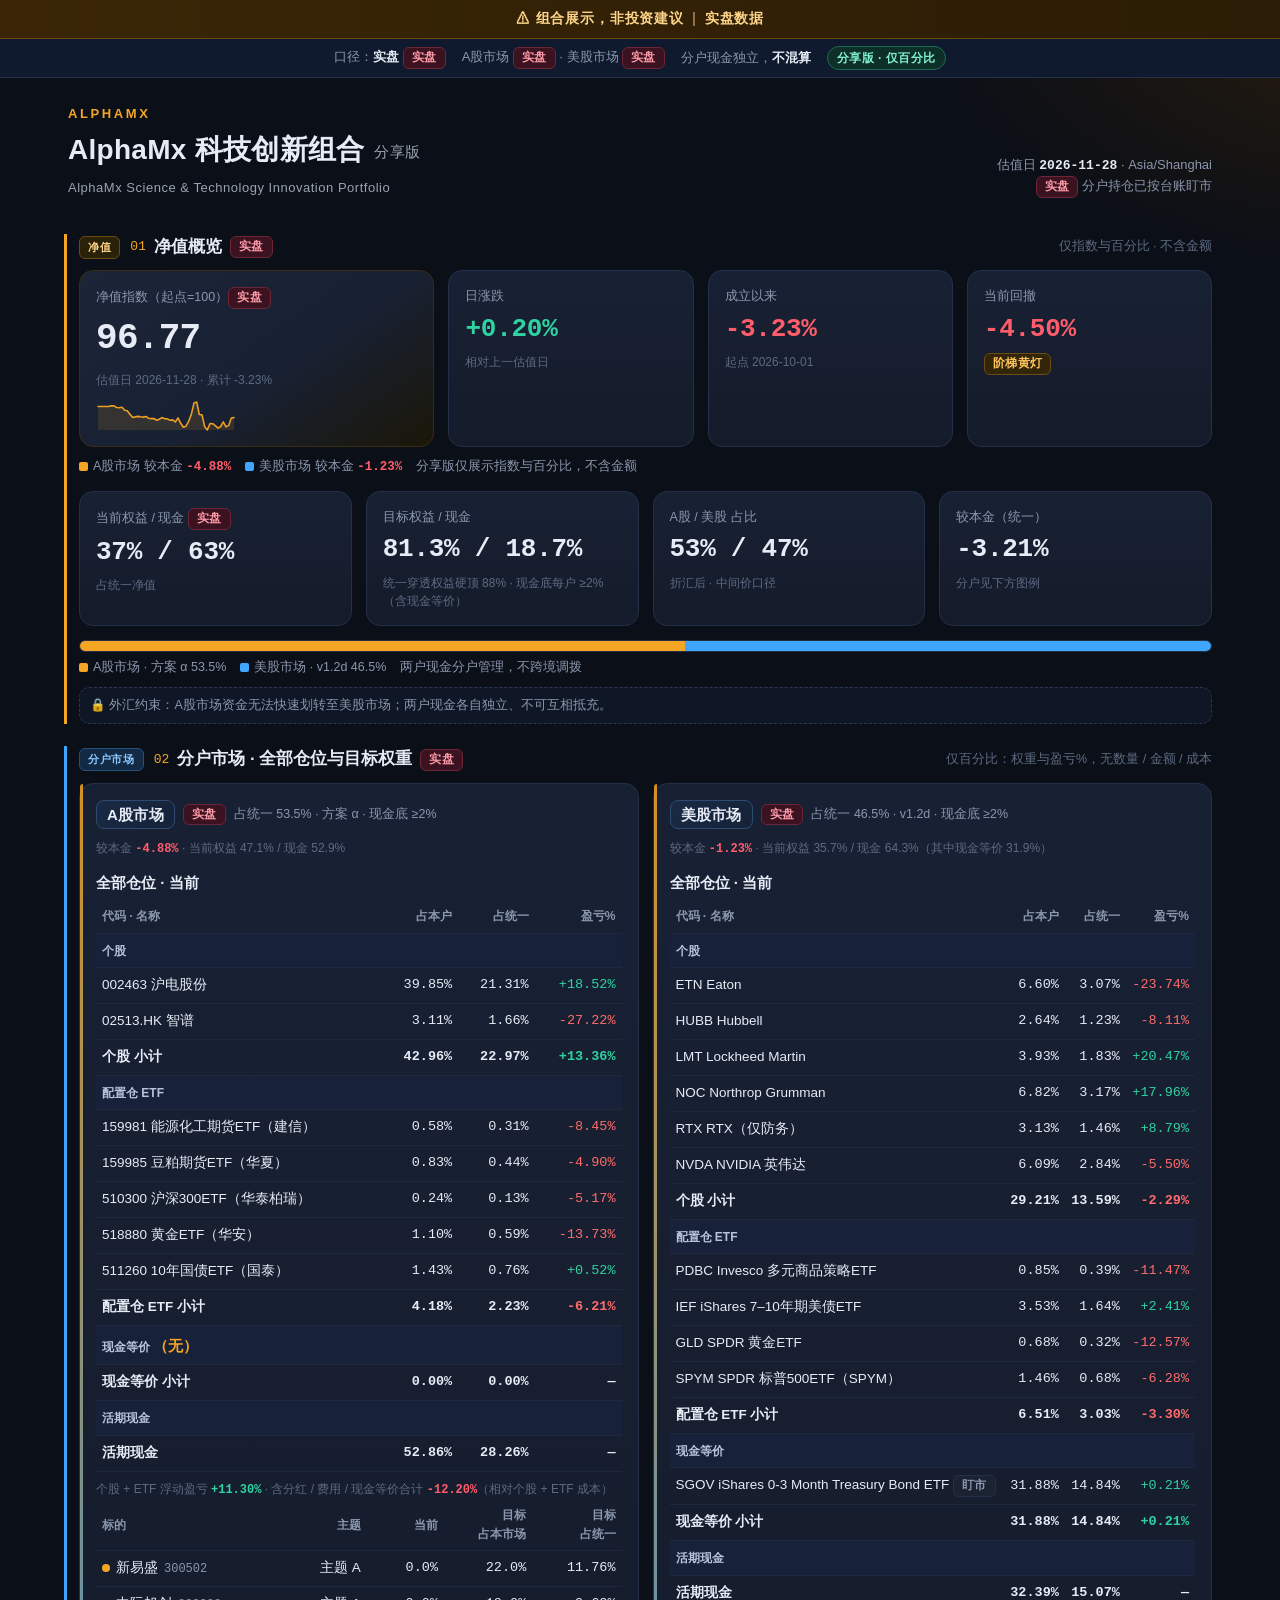
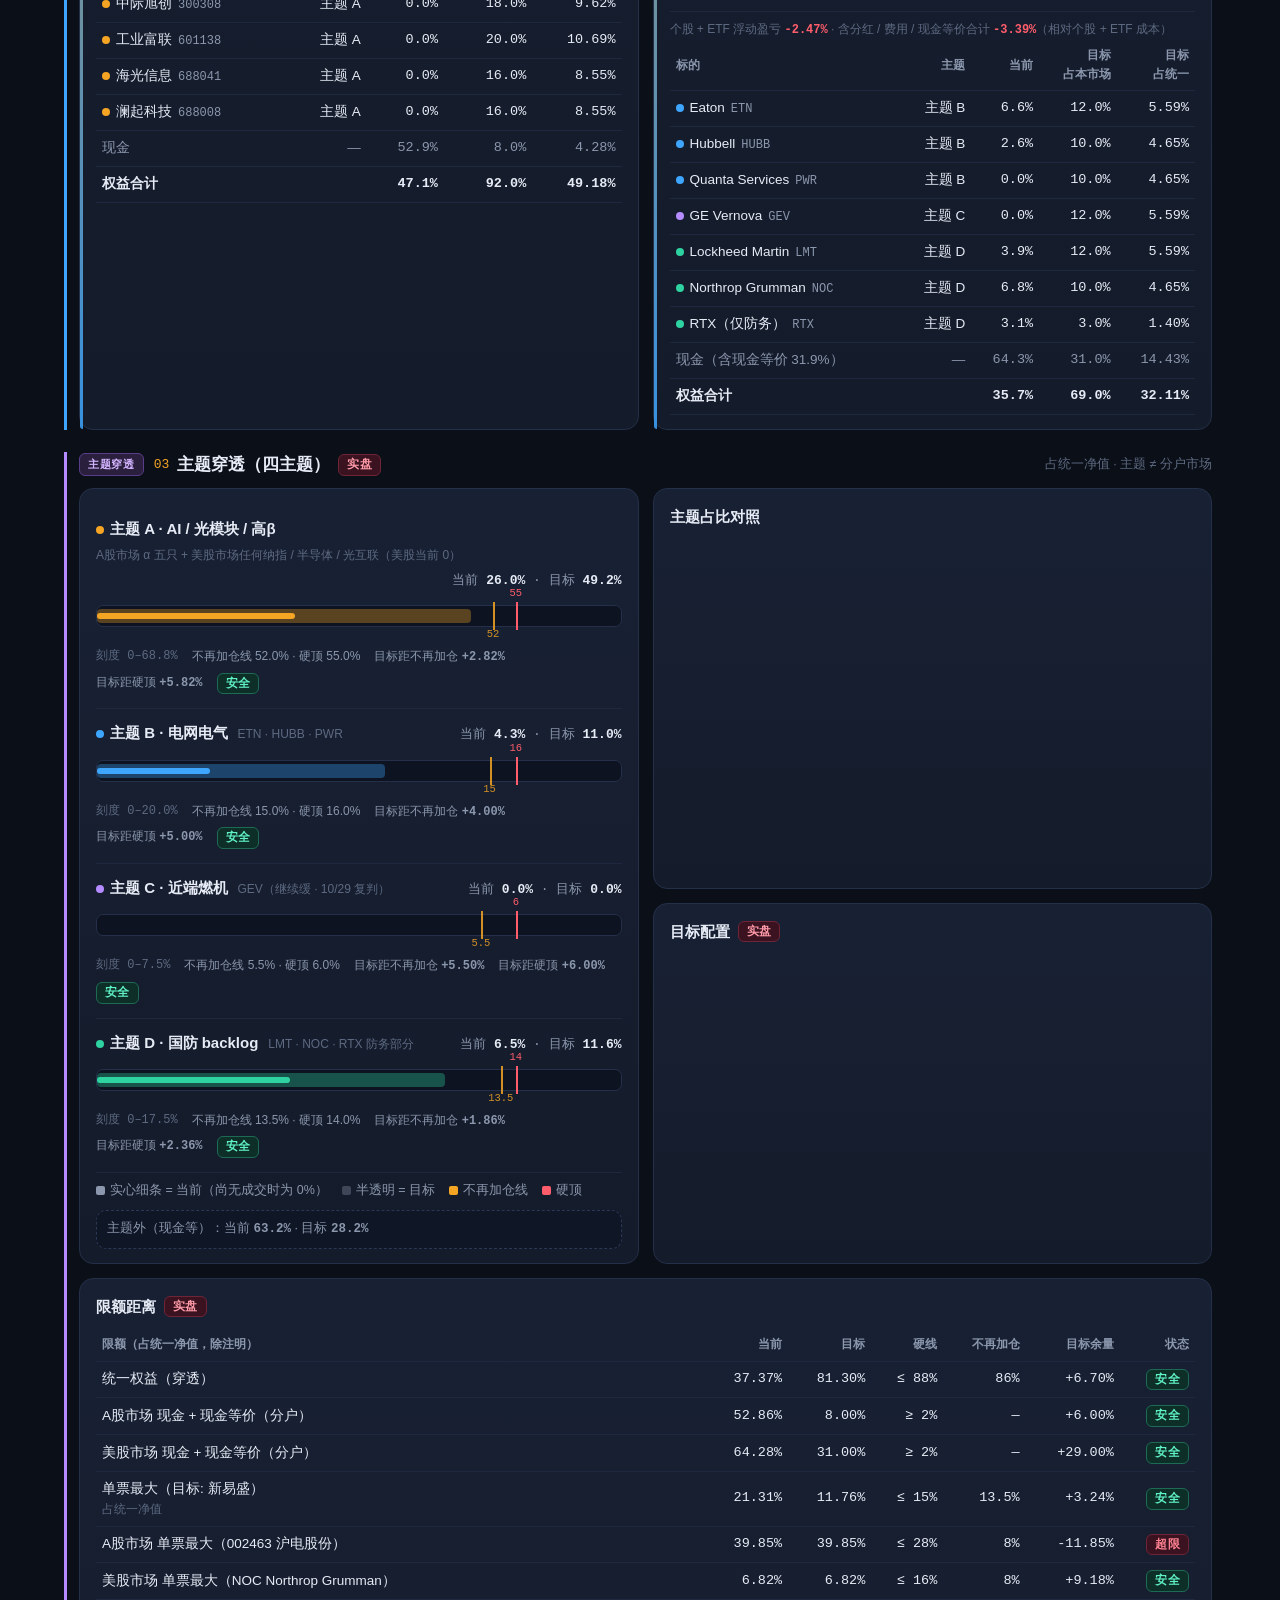
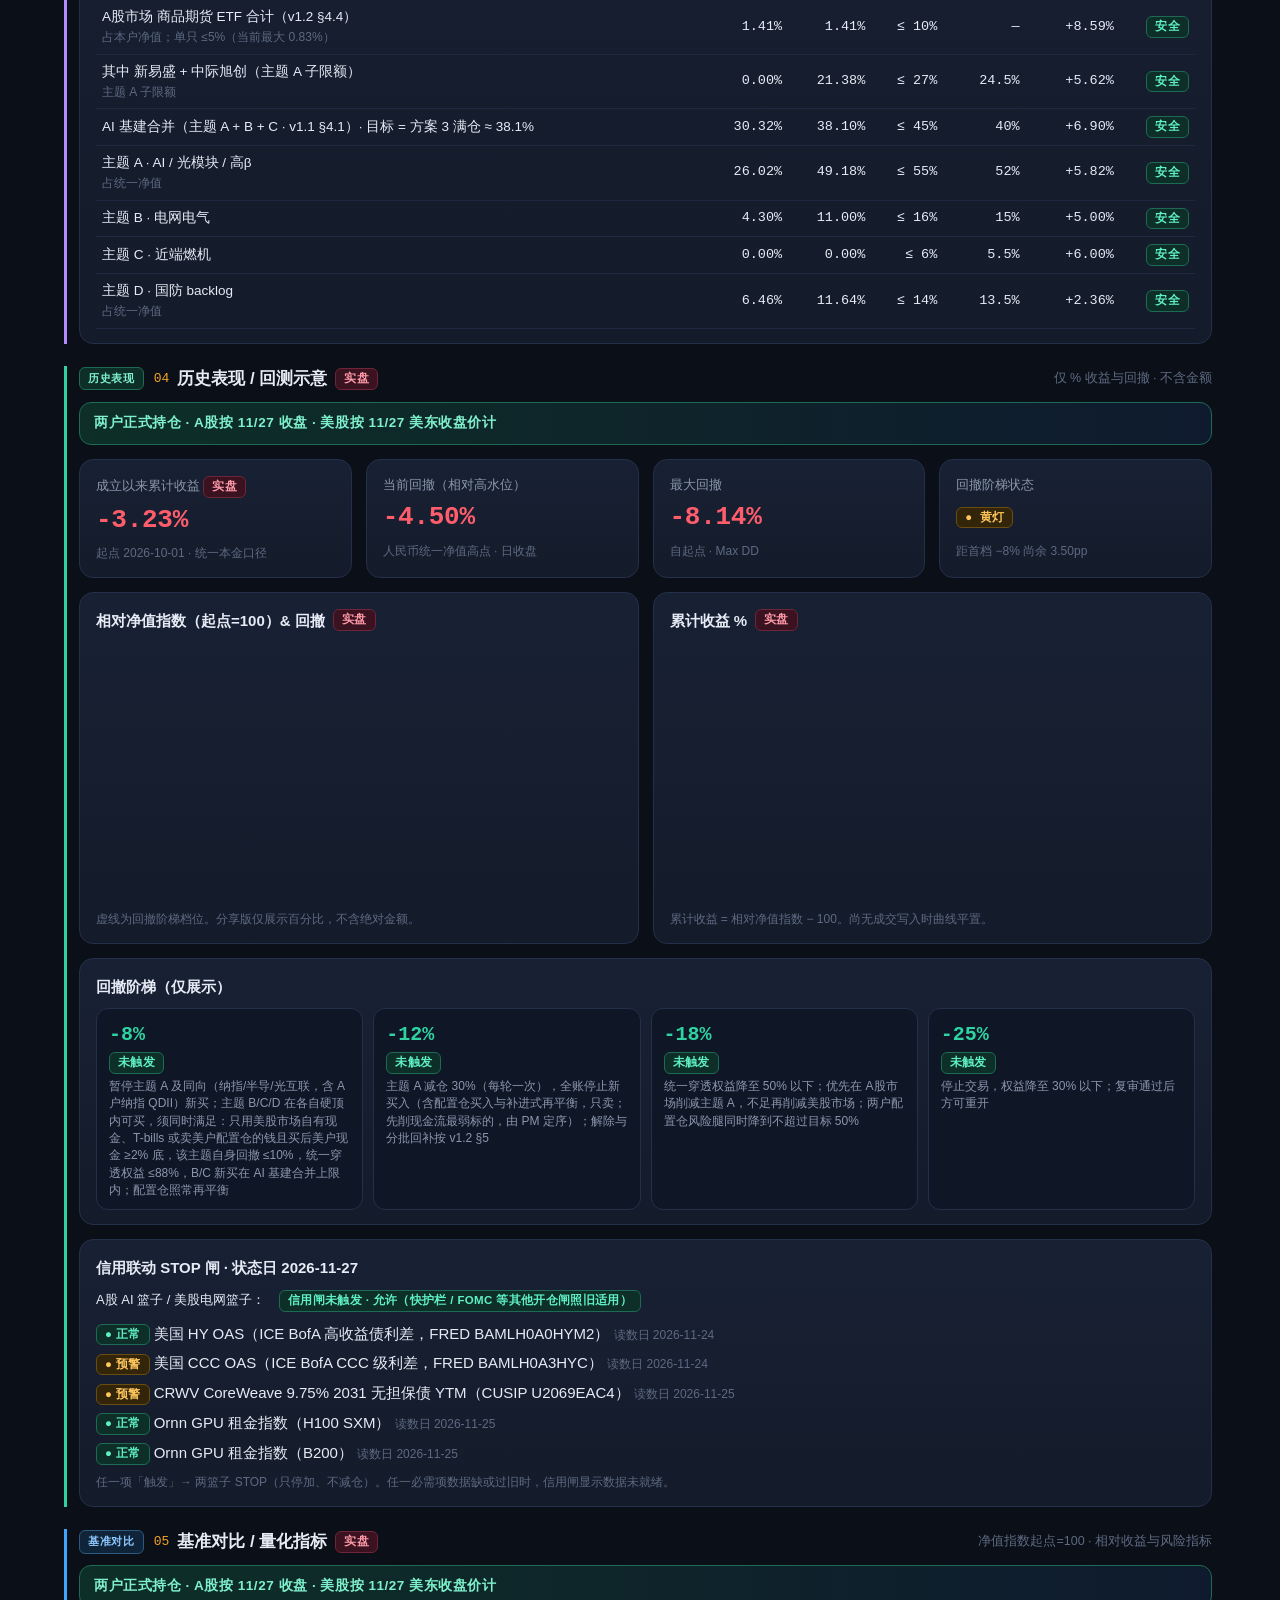
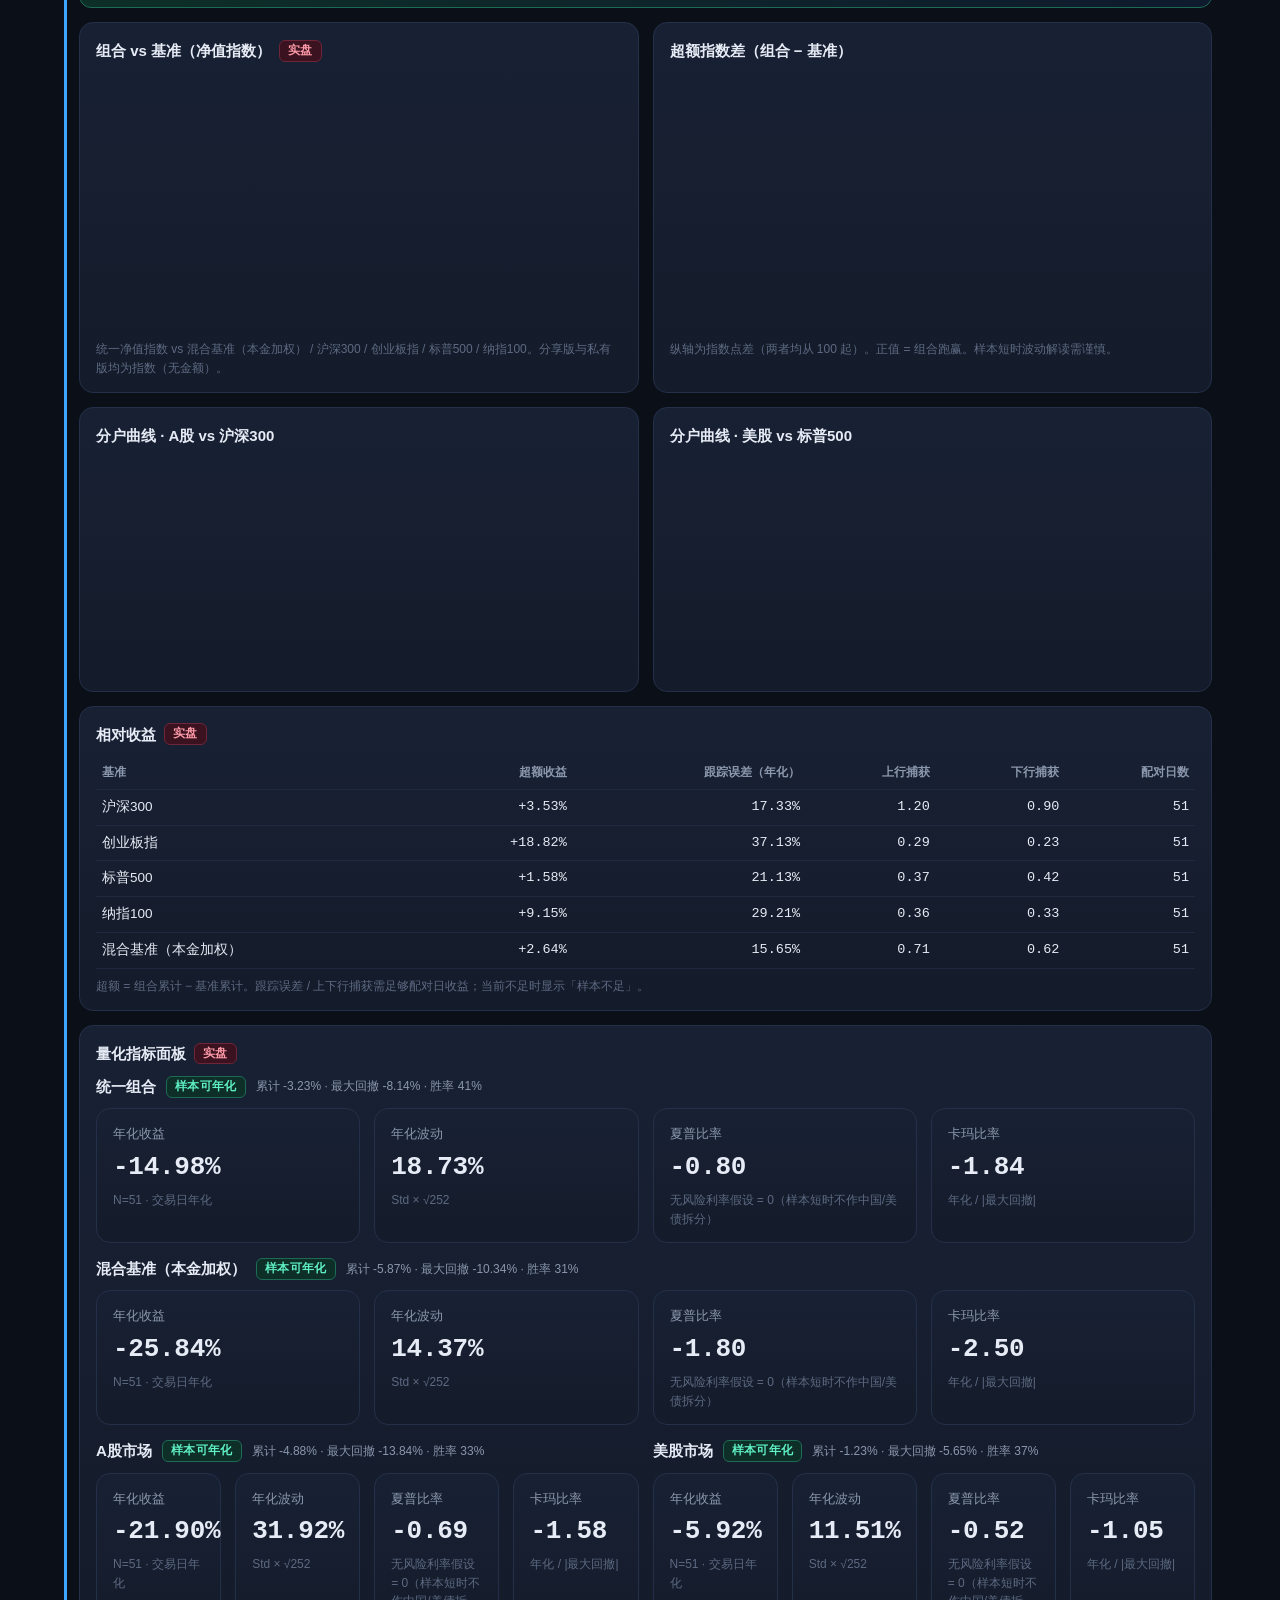
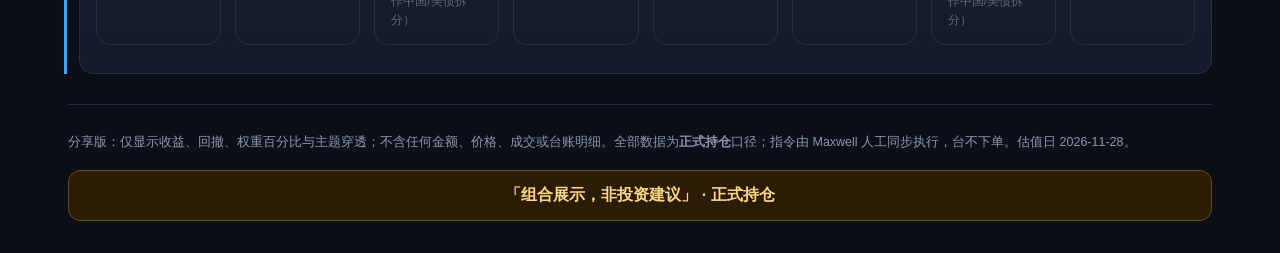
<file: ayrfjsgwrtghcfry/index.html>
<!doctype html>
<html lang="zh-CN">
<head>
<meta charset="utf-8">
<meta name="viewport" content="width=device-width,initial-scale=1,viewport-fit=cover">
<meta name="robots" content="noindex,nofollow">
<meta name="theme-color" content="#0b0f17">
<title>AlphaMx 科技创新组合 · 分享版</title>
<meta name="description" content="组合展示，非投资建议 · 正式持仓">
<link rel="stylesheet" href="assets/style.css">
</head>
<body>
<div id="app"><p style="padding:20px;color:#8b97ad">加载中… · 组合展示，非投资建议</p></div>
<script src="assets/chart.umd.min.js"></script>
<script src="data/share.js"></script>
<script src="assets/common.js"></script>
<script src="assets/share.js"></script>
</body>
</html>
</file>
<file: ayrfjsgwrtghcfry/assets/style.css>
:root{
  --bg:#0b0f17;--bg2:#111827;--card:#141b2a;--card2:#182134;--line:#243049;--text:#e6ebf5;--mute:#8b97ad;--dim:#5d6a82;
  --accent:#f5a524;--blue:#3ea6ff;--green:#2ed3a1;--amber:#f5a524;--red:#ff5d6c;--violet:#b48cff;
  --radius:14px;--mono:ui-monospace,SFMono-Regular,Menlo,Consolas,monospace;
}
*{box-sizing:border-box}
html,body{margin:0;background:var(--bg);color:var(--text);font:15px/1.55 -apple-system,BlinkMacSystemFont,"PingFang SC","Hiragino Sans GB","Microsoft YaHei","Noto Sans CJK SC",Segoe UI,Roboto,sans-serif;-webkit-font-smoothing:antialiased}
body{background:radial-gradient(1200px 600px at 10% -10%,#1a2440 0%,transparent 60%),radial-gradient(900px 500px at 110% 0%,#2a1d0b 0%,transparent 55%),var(--bg)}
a{color:var(--blue)}
.wrap{max-width:1180px;margin:0 auto;padding:0 18px 40px}
.num{font-family:var(--mono);font-variant-numeric:tabular-nums}
/* banners */
.disclaimer{position:sticky;top:0;z-index:20;background:linear-gradient(90deg,#3a2606,#2b1c05);border-bottom:1px solid #6b4a10;color:#ffd58a;text-align:center;font-weight:700;letter-spacing:.06em;padding:8px 12px;font-size:14px}
.disclaimer .sep{opacity:.5;margin:0 8px}
.modebar{display:flex;flex-wrap:wrap;gap:8px 16px;align-items:center;justify-content:center;background:#0f1a2e;border-bottom:1px solid var(--line);padding:7px 12px;font-size:13px;color:var(--mute)}
.modebar b{color:var(--text)}
.viewtag{display:inline-block;padding:2px 9px;border-radius:999px;font-size:12px;font-weight:700;letter-spacing:.04em}
.viewtag.private{background:#3b1220;color:#ff9aa8;border:1px solid #6d2537}
.viewtag.share{background:#0d2f27;color:#7ff0cc;border:1px solid #1d6b55}
/* header */
header.top{display:flex;flex-wrap:wrap;align-items:flex-end;justify-content:space-between;gap:12px;padding:26px 0 14px}
.brand{font-size:13px;letter-spacing:.2em;color:var(--accent);font-weight:800;text-transform:uppercase}
h1{margin:4px 0 0;font-size:28px;font-weight:800;letter-spacing:.01em}
h1 small{font-size:15px;color:var(--mute);font-weight:500;margin-left:8px}
.asof{color:var(--mute);font-size:13px;text-align:right}
.asof b{color:var(--text)}
/* badges */
.badge{display:inline-flex;align-items:center;gap:4px;padding:1px 8px;border-radius:6px;font-size:11.5px;font-weight:700;vertical-align:middle;letter-spacing:.03em;white-space:nowrap}
.badge.paper{background:#122a44;color:#8cc8ff;border:1px solid #24507d}
.badge.live{background:#3b1220;color:#ff9aa8;border:1px solid #6d2537}
.badge.mixed{background:#1e1a33;color:#c4b5fd;border:1px solid #4c3f7a}
.badge.green{background:#0d2f27;color:#5ff0c4;border:1px solid #1d6b55}
.badge.amber{background:#33250a;color:#ffc65c;border:1px solid #6b4d12}
.badge.red{background:#3b1220;color:#ff8291;border:1px solid #6d2537}
.badge.grey{background:#1b2333;color:var(--mute);border:1px solid var(--line)}
/* layout */
section{margin-top:22px}
.sec-h{display:flex;align-items:center;flex-wrap:wrap;gap:8px;margin:0 0 10px}
.sec-h h2{margin:0;font-size:17px;font-weight:750}
.sec-h .idx{color:var(--accent);font-family:var(--mono);font-size:13px}
.sec-h .hint{color:var(--dim);font-size:12.5px;margin-left:auto}
.grid{display:grid;gap:14px}
.g2{grid-template-columns:repeat(2,minmax(0,1fr))}
.g3{grid-template-columns:repeat(3,minmax(0,1fr))}
.g4{grid-template-columns:repeat(4,minmax(0,1fr))}
.card{background:linear-gradient(180deg,var(--card2),var(--card));border:1px solid var(--line);border-radius:var(--radius);padding:16px 16px 14px;min-width:0}
.card h3{margin:0 0 10px;font-size:15px;font-weight:700;display:flex;align-items:center;gap:8px;flex-wrap:wrap}
.card h3 .sub{color:var(--mute);font-weight:500;font-size:12.5px}
.kpi .lab{color:var(--mute);font-size:12.5px}
.kpi .val{font-size:26px;font-weight:800;margin-top:2px;font-family:var(--mono);font-variant-numeric:tabular-nums;letter-spacing:-.01em}
.kpi .val.big{font-size:34px}
.kpi .foot{color:var(--dim);font-size:12px;margin-top:4px}
.pos{color:var(--green)}.neg{color:var(--red)}
.hero{display:grid;grid-template-columns:1.35fr 1fr;gap:14px}
/* split bar */
.split{display:flex;height:12px;border-radius:999px;overflow:hidden;background:#0d1320;border:1px solid var(--line);margin:10px 0 6px}
.split>span{display:block;height:100%}
.legend{display:flex;flex-wrap:wrap;gap:6px 14px;font-size:12.5px;color:var(--mute)}
.legend i{display:inline-block;width:9px;height:9px;border-radius:2px;margin-right:5px;vertical-align:-1px}
/* tables */
table{width:100%;border-collapse:collapse;font-size:13.5px}
th,td{padding:7px 6px;border-bottom:1px solid #1e2940;text-align:right;white-space:nowrap}
th{color:var(--mute);font-weight:600;font-size:12px}
th:first-child,td:first-child{text-align:left}
td.l,th.l{text-align:left}
tr.total td{border-top:1px solid var(--line);font-weight:700;color:var(--text)}
tr.cash td{color:var(--mute)}
.tbl-wrap{overflow-x:auto;-webkit-overflow-scrolling:touch}
.code{font-family:var(--mono);color:var(--mute);font-size:12px;margin-left:6px}
.dot{display:inline-block;width:8px;height:8px;border-radius:50%;margin-right:6px;vertical-align:0}
.mini{color:var(--dim);font-size:12px;margin-top:8px}
.note{color:var(--mute);font-size:12.5px;background:#0f1626;border:1px dashed #2a3856;border-radius:10px;padding:8px 10px;margin-top:10px}
/* stat rows */
.rows{display:grid;grid-template-columns:auto 1fr;gap:4px 14px;font-size:13.5px}
.rows .k{color:var(--mute)}.rows .v{text-align:right;font-family:var(--mono)}
/* bucket gauges */
.bucket{padding:12px 0 14px;border-bottom:1px solid #1e2940}
.bucket:last-child{border-bottom:0}
.bucket .bh{display:flex;flex-wrap:wrap;align-items:baseline;gap:6px 10px}
.bucket .bn{font-weight:700}
.bucket .bm{color:var(--dim);font-size:12px}
.bucket .bv{margin-left:auto;font-family:var(--mono);font-size:13px;color:var(--mute)}
.bucket .bv b{color:var(--text)}
.gauge{position:relative;height:22px;margin-top:8px;background:#0d1320;border:1px solid var(--line);border-radius:7px;overflow:visible}
.gauge .tgt{position:absolute;left:0;top:3px;bottom:3px;border-radius:4px;opacity:.33}
.gauge .cur{position:absolute;left:0;top:7px;bottom:7px;border-radius:3px}
.gauge .mk{position:absolute;top:-4px;bottom:-4px;width:2px}
.gauge .mk.hard{background:var(--red)}
.gauge .mk.noadd{background:var(--amber);opacity:.85}
.gauge .mk span{position:absolute;top:-17px;transform:translateX(-50%);font-size:10.5px;white-space:nowrap;font-family:var(--mono)}
.gauge .mk.hard span{color:var(--red)}.gauge .mk.noadd span{color:var(--amber);top:24px}
.gscale{display:flex;justify-content:space-between;color:var(--dim);font-size:10.5px;font-family:var(--mono);margin-top:16px}
.bucket .bd{display:flex;flex-wrap:wrap;gap:6px 14px;font-size:12px;color:var(--mute);margin-top:6px}
/* ladder */
.ladder{display:grid;grid-template-columns:repeat(4,minmax(0,1fr));gap:10px}
.rung{border:1px solid var(--line);border-radius:12px;padding:10px 12px;background:#0f1626}
.rung .lv{font-family:var(--mono);font-size:20px;font-weight:800}
.rung .ac{color:var(--mute);font-size:12px;margin-top:4px;line-height:1.45}
.rung.ok .lv{color:var(--green)}
.rung.hit{border-color:#6d2537;background:#2a0f17}.rung.hit .lv{color:var(--red)}
.chart-box{position:relative;height:260px}
.chart-box.sm{height:220px}
/* footer */
footer{margin-top:30px;border-top:1px solid var(--line);padding-top:16px;color:var(--mute);font-size:12.5px}
footer h4{margin:0 0 6px;color:var(--text);font-size:13px}
footer ul{margin:4px 0 10px;padding-left:18px}
footer code{font-family:var(--mono);font-size:12px;color:#c8d3e8}
.big-disc{margin:18px 0 0;text-align:center;font-size:16px;font-weight:800;color:#ffd58a;border:1px solid #6b4a10;background:#2b1c05;border-radius:12px;padding:12px}
@media (max-width:900px){.g4{grid-template-columns:repeat(2,minmax(0,1fr))}.g3{grid-template-columns:1fr}.hero{grid-template-columns:1fr}.ladder{grid-template-columns:repeat(2,minmax(0,1fr))}}
@media (max-width:640px){th,td{padding:6px 4px;font-size:12.5px}td:first-child{white-space:normal;min-width:110px}.code{display:block;margin-left:14px}.g2{grid-template-columns:1fr}h1{font-size:22px}.kpi .val{font-size:22px}.kpi .val.big{font-size:28px}.wrap{padding:0 12px 30px}.asof{text-align:left}.sec-h .hint{margin-left:0;width:100%}.disclaimer{font-size:13px}}

/* —— visual separation: 分户市场 vs 主题穿透 vs 历史表现 —— */
.sectag{display:inline-flex;align-items:center;padding:2px 8px;border-radius:6px;font-size:11px;font-weight:800;letter-spacing:.06em;margin-right:2px}
.sectag.markets{background:#122a44;color:#8cc8ff;border:1px solid #24507d}
.sectag.themes{background:#2a1f3d;color:#d2b4ff;border:1px solid #5a3d8a}
.sectag.perf{background:#0d2f27;color:#7ff0cc;border:1px solid #1d6b55}
.sec-markets{border-left:3px solid #3ea6ff;padding-left:12px;margin-left:-4px}
.sec-themes{border-left:3px solid #b48cff;padding-left:12px;margin-left:-4px}
.sec-perf{border-left:3px solid #2ed3a1;padding-left:12px;margin-left:-4px}
.market-pill{display:inline-flex;align-items:center;padding:2px 10px;border-radius:8px;background:linear-gradient(135deg,#1a2a44,#152238);border:1px solid #2f4a72;color:#e6ebf5;font-weight:800;letter-spacing:.02em}
.market-card{position:relative}
.market-card::before{content:"";position:absolute;inset:0 auto 0 0;width:3px;border-radius:14px 0 0 14px;background:linear-gradient(180deg,#f5a524,#3ea6ff);opacity:.85}
.status-note{margin-top:8px;color:var(--mute);font-size:12.5px;max-width:640px;line-height:1.5}
.perf-banner{display:flex;flex-wrap:wrap;gap:8px 16px;align-items:baseline;background:linear-gradient(90deg,#0d2f27,#0f1a2e);border:1px solid #1d6b55;border-radius:12px;padding:10px 14px;margin-bottom:14px}
.perf-banner .perf-label{font-weight:800;color:#7ff0cc;letter-spacing:.04em;font-size:13.5px}
.perf-banner .perf-meth{color:var(--mute);font-size:12.5px;flex:1;min-width:220px;line-height:1.45}
.empty-state{text-align:center;padding:14px}

.title-en{margin-top:6px;font-size:13px;letter-spacing:.04em;color:var(--muted,#9aa3b2);font-weight:500}
h1 .view-sub{display:inline-block;margin-left:10px;font-size:.55em;font-weight:500;color:var(--muted,#9aa3b2);vertical-align:middle}

/* —— 净值 KPI strip —— */
.sectag.nav{background:#2a2208;color:#ffd58a;border:1px solid #6b4a10}
.sec-nav{border-left:3px solid #f5a524;padding-left:12px;margin-left:-4px}
.sec-overview{border-left:3px solid #f5a524;padding-left:12px;margin-left:-4px}
.nav-strip{display:grid;grid-template-columns:1.45fr repeat(3,minmax(0,1fr));gap:14px}
.nav-strip .nav-hero{position:relative;overflow:hidden;background:linear-gradient(145deg,#1c2438 0%,#182134 55%,#1a1608 100%);border-color:#3a2e12}
.nav-strip .nav-hero .val.big{font-size:36px;letter-spacing:-.02em}
.nav-strip .delta{margin-top:6px;font-family:var(--mono);font-size:15px;font-weight:700}
.nav-strip .delta-lab{margin-left:8px;color:var(--dim);font-size:12px;font-weight:500;font-family:inherit}
.spark-wrap{margin-top:10px;opacity:.95}
.spark{display:block}
.nav-book .equiv{font-size:13px;color:var(--mute);font-weight:600;margin-left:6px}
.rows .v.pos,.foot.pos{color:var(--green)}
.rows .v.neg,.foot.neg{color:var(--red)}
@media (max-width:900px){.nav-strip{grid-template-columns:1fr 1fr}.nav-strip .nav-hero{grid-column:1 / -1}}
@media (max-width:640px){.nav-strip{grid-template-columns:1fr}.nav-strip .nav-hero .val.big{font-size:28px}}

/* —— 05 基准对比 / 量化指标 —— */
.sectag.bench{background:#0f2438;color:#8ec8ff;border:1px solid #2a5a82}
.sec-bench{border-left:3px solid #3ea6ff;padding-left:12px;margin-left:-4px}
.metrics-block{margin-bottom:14px}
.metrics-h{display:flex;flex-wrap:wrap;align-items:center;gap:10px;margin-bottom:10px}
.metrics-h h3{margin:0;font-size:15px}
.metrics-h .hint{color:var(--mute);font-size:12px}
.metric-cell .val .muted,.muted{color:var(--amber);font-size:15px;font-weight:700}
.bench-notes{margin:0;padding-left:18px;color:var(--mute);font-size:13px;line-height:1.55}
.bench-notes li{margin:4px 0}
/* holdings table (2026-10-12) */
table.holdings tr.grp td { background: #18213a; color: #b8c3d8; font-size: 12px; padding-top: 8px; }
table.holdings td .mini { color: #8b97ad; font-size: 11px; }
table.holdings .pos { color: #2ed3a1; } table.holdings .neg { color: #ff6b6b; }

/* credit gate 2026-10-26 */
.gate-state{margin:6px 0 10px;display:flex;gap:14px;flex-wrap:wrap}
.gate-basket{font-size:13px}
.gate-lights{display:flex;flex-direction:column;gap:6px;margin:6px 0}
.gate-tbl td{vertical-align:top}
</file>
